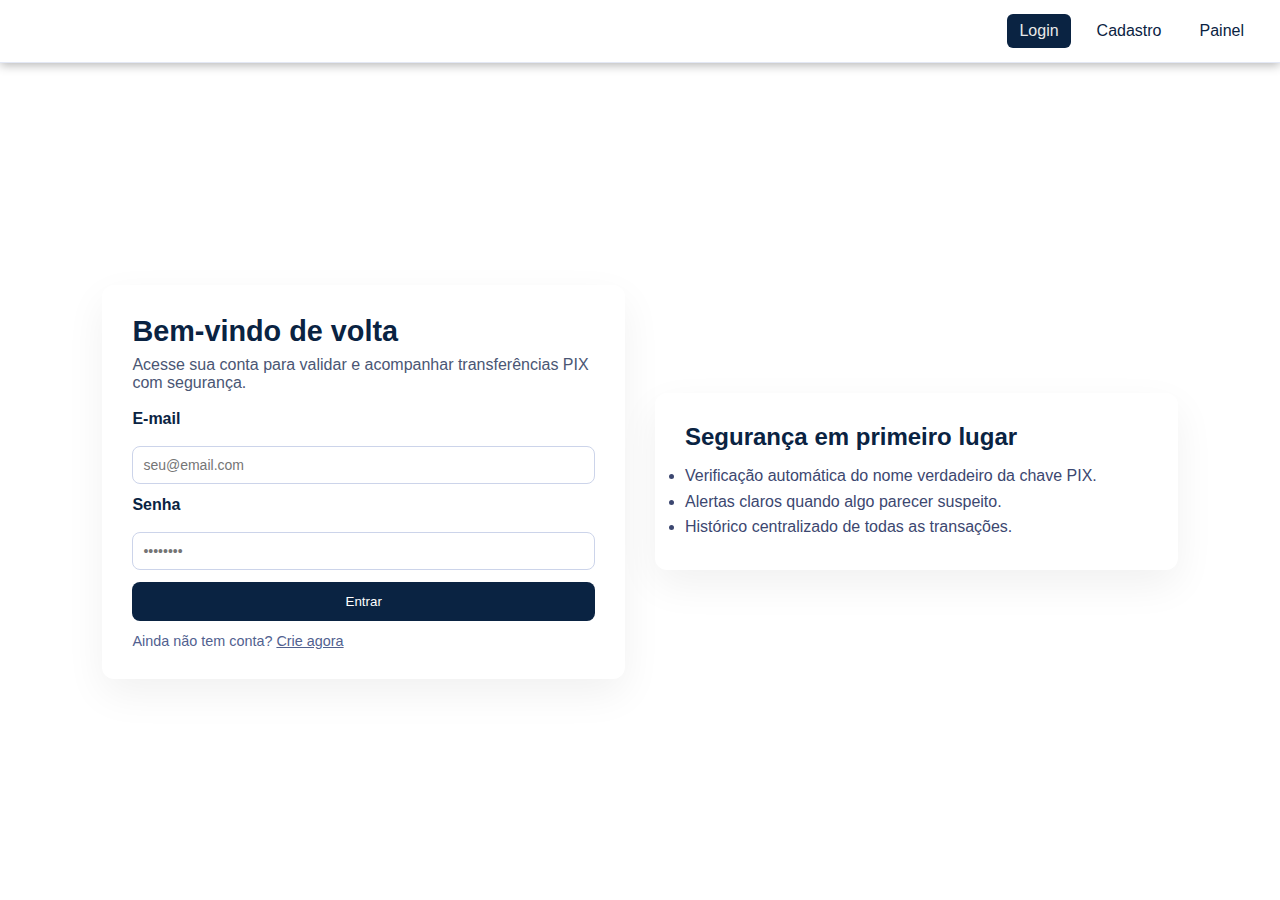
<file: index.html>
<!DOCTYPE html>
<html lang="pt-BR">
<head>
  <meta charset="UTF-8" />
  <meta name="viewport" content="width=device-width, initial-scale=1.0" />
  <title>Safe Transfer — Login</title>
  <link rel="stylesheet" href="style.css" />
</head>
<body class="auth-body">
  <header class="top-nav">
    <div class="brand">Safe Transfer</div>
    <nav>
      <a href="index.html" aria-current="page">Login</a>
      <a href="cadastro.html">Cadastro</a>
      <a href="dashboard.html">Painel</a>
    </nav>
  </header>

  <main class="auth-wrapper">
    <section class="auth-card">
      <h1>Bem-vindo de volta</h1>
      <p class="subtitle">
        Acesse sua conta para validar e acompanhar transferências PIX com segurança.
      </p>

      <!-- FORMULÁRIO DE LOGIN -->
      <form id="loginForm" class="auth-form">
        <label for="email">E-mail</label>
        <input
          id="email"
          name="email"
          type="email"
          placeholder="seu@email.com"
          required
        />

        <label for="senha">Senha</label>
        <input
          id="senha"
          name="senha"
          type="password"
          placeholder="••••••••"
          required
        />

        <button type="submit">Entrar</button>
        <p class="form-note">
          Ainda não tem conta? <a href="cadastro.html">Crie agora</a>
        </p>
      </form>
    </section>

    <section class="auth-highlight">
      <h2>Segurança em primeiro lugar</h2>
      <ul>
        <li>Verificação automática do nome verdadeiro da chave PIX.</li>
        <li>Alertas claros quando algo parecer suspeito.</li>
        <li>Histórico centralizado de todas as transações.</li>
      </ul>
    </section>
  </main>

  <script src="script.js"></script>
</body>
</html>
</file>
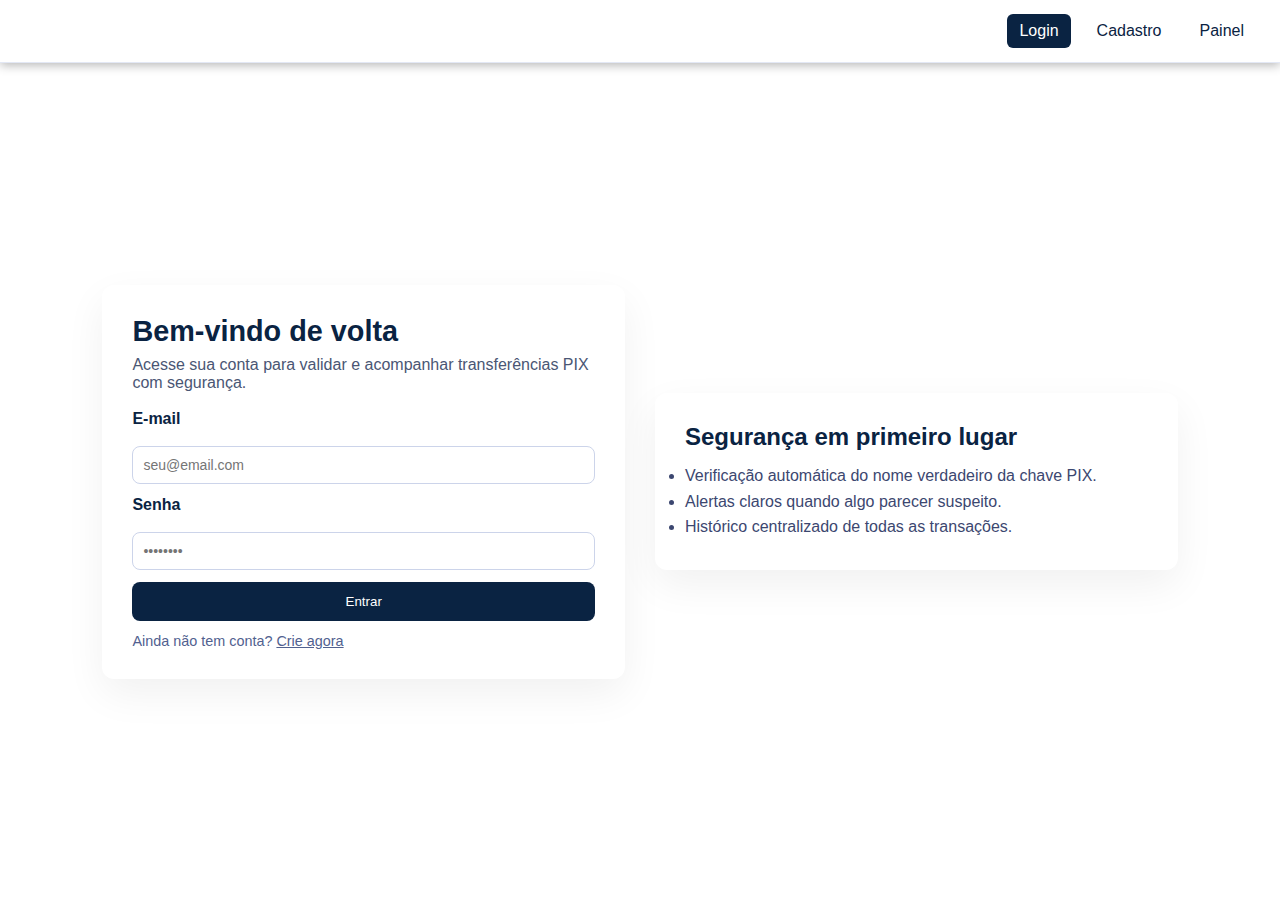
<file: src/main/resources/static/index.html>
<!DOCTYPE html>
<html lang="pt-BR">
<head>
  <meta charset="UTF-8" />
  <meta name="viewport" content="width=device-width, initial-scale=1.0" />
  <title>Safe Transfer — Login</title>
  <link rel="stylesheet" href="style.css" />
</head>
<body class="auth-body">
  <header class="top-nav">
    <div class="brand">Safe Transfer</div>
    <nav>
      <a href="index.html" aria-current="page">Login</a>
      <a href="cadastro.html">Cadastro</a>
      <a href="dashboard.html">Painel</a>
    </nav>
  </header>

  <main class="auth-wrapper">
    <section class="auth-card">
      <h1>Bem-vindo de volta</h1>
      <p class="subtitle">Acesse sua conta para validar e acompanhar transferências PIX com segurança.</p>
      <form id="loginForm" class="auth-form">
        <label for="email">E-mail</label>
        <input id="email" name="email" type="email" placeholder="seu@email.com" required />

        <label for="senha">Senha</label>
        <input id="senha" name="senha" type="password" placeholder="••••••••" required />

        <button type="submit">Entrar</button>
        <p class="form-note">Ainda não tem conta? <a href="cadastro.html">Crie agora</a></p>
      </form>
    </section>

    <section class="auth-highlight">
      <h2>Segurança em primeiro lugar</h2>
      <ul>
        <li>Verificação automática do nome verdadeiro da chave PIX.</li>
        <li>Alertas claros quando algo parecer suspeito.</li>
        <li>Histórico centralizado de todas as transações.</li>
      </ul>
    </section>
  </main>

  <script>
    document.getElementById('loginForm').addEventListener('submit', (event) => {
      event.preventDefault();
      window.location.href = 'dashboard.html';
    });
  </script>
</body>
</html>
</file>
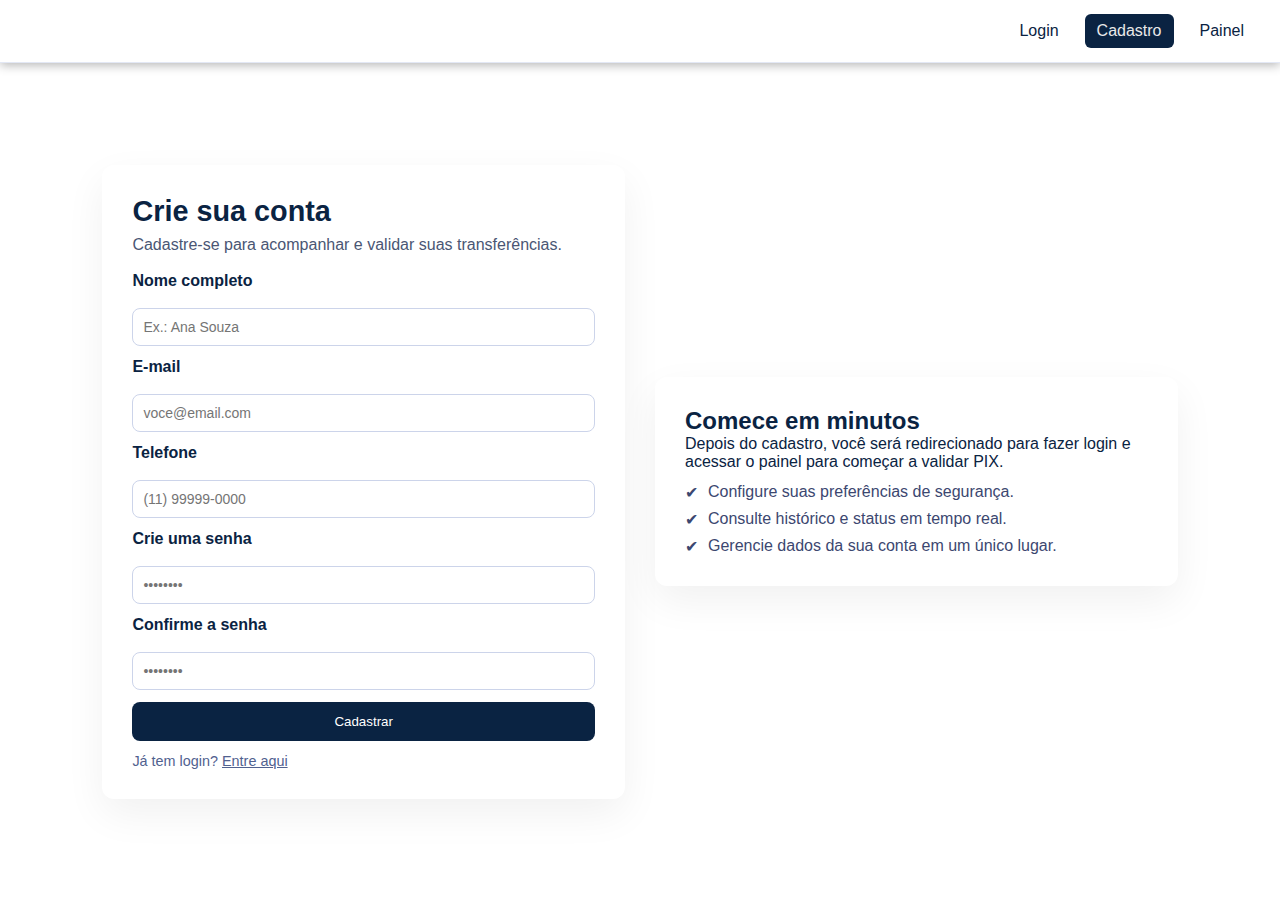
<file: cadastro.html>
<!DOCTYPE html>
<html lang="pt-BR">
<head>
  <meta charset="UTF-8" />
  <meta name="viewport" content="width=device-width, initial-scale=1.0" />
  <title>Safe Transfer — Cadastro</title>
  <link rel="stylesheet" href="style.css" />
</head>
<body class="auth-body">
  <header class="top-nav">
    <div class="brand">Safe Transfer</div>
    <nav>
      <a href="index.html">Login</a>
      <a href="cadastro.html" aria-current="page">Cadastro</a>
      <a href="dashboard.html">Painel</a>
    </nav>
  </header>

  <main class="auth-wrapper">
    <section class="auth-card">
      <h1>Crie sua conta</h1>
      <p class="subtitle">
        Cadastre-se para acompanhar e validar suas transferências.
      </p>

      <!-- FORMULÁRIO DE CADASTRO -->
      <form id="cadastroForm" class="auth-form">
        <label for="nome">Nome completo</label>
        <input
          id="nome"
          name="nome"
          type="text"
          placeholder="Ex.: Ana Souza"
          required
        />

        <label for="email">E-mail</label>
        <input
          id="email"
          name="email"
          type="email"
          placeholder="voce@email.com"
          required
        />

        <label for="telefone">Telefone</label>
        <input
          id="telefone"
          name="telefone"
          type="tel"
          placeholder="(11) 99999-0000"
          required
        />

        <label for="senha">Crie uma senha</label>
        <input
          id="senha"
          name="senha"
          type="password"
          placeholder="••••••••"
          minlength="6"
          required
        />

        <label for="confirmacao">Confirme a senha</label>
        <input
          id="confirmacao"
          name="confirmacao"
          type="password"
          placeholder="••••••••"
          minlength="6"
          required
        />

        <button type="submit">Cadastrar</button>
        <p class="form-note">
          Já tem login? <a href="index.html">Entre aqui</a>
        </p>
      </form>
    </section>

    <section class="auth-highlight">
      <h2>Comece em minutos</h2>
      <p>
        Depois do cadastro, você será redirecionado para fazer login e acessar o painel
        para começar a validar PIX.
      </p>
      <div class="checklist">
        <span>✔</span><p>Configure suas preferências de segurança.</p>
        <span>✔</span><p>Consulte histórico e status em tempo real.</p>
        <span>✔</span><p>Gerencie dados da sua conta em um único lugar.</p>
      </div>
    </section>
  </main>

  <script src="script.js"></script>
</body>
</html>
</file>
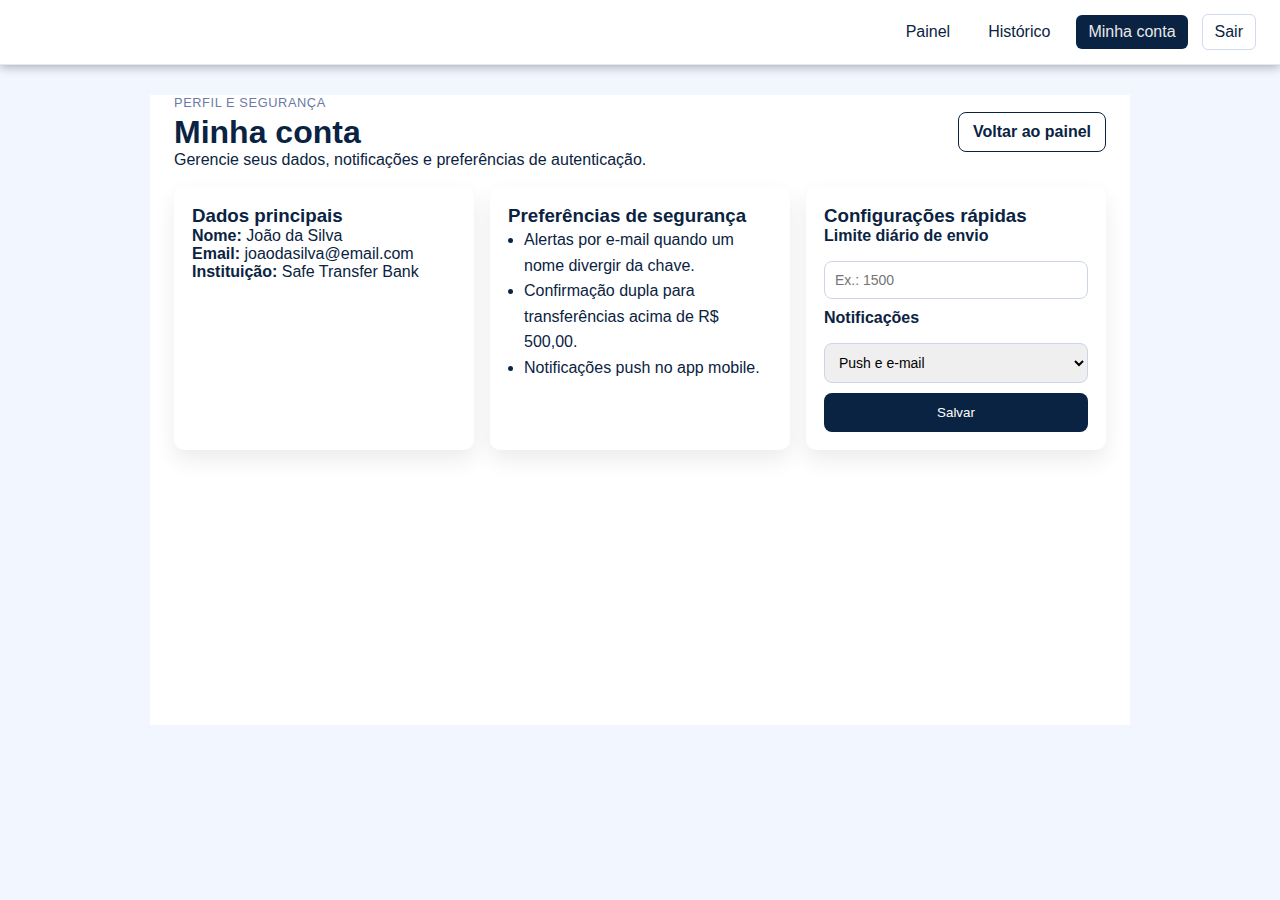
<file: conta.html>
<!DOCTYPE html>
<html lang="pt-BR">
<head>
  <meta charset="UTF-8" />
  <meta name="viewport" content="width=device-width, initial-scale=1.0" />
  <title>Safe Transfer — Minha Conta</title>
  <link rel="stylesheet" href="style.css" />
</head>
<body class="secondary-page">
  <header class="top-nav">
    <div class="brand">Safe Transfer</div>
    <nav>
      <a href="dashboard.html">Painel</a>
      <a href="historico.html">Histórico</a>
      <a href="conta.html" aria-current="page">Minha conta</a>
      <a class="ghost" href="index.html">Sair</a>
    </nav>
  </header>

  <main class="page-content">
    <section class="page-header">
      <div>
        <p class="eyebrow">Perfil e segurança</p>
        <h1>Minha conta</h1>
        <p>Gerencie seus dados, notificações e preferências de autenticação.</p>
      </div>
      <a class="outline-button" href="dashboard.html">Voltar ao painel</a>
    </section>

    <section class="grid">
      <article class="card">
        <h3>Dados principais</h3>
        <p><strong>Nome:</strong> João da Silva</p>
        <p><strong>Email:</strong> joaodasilva@email.com</p>
        <p><strong>Instituição:</strong> Safe Transfer Bank</p>
      </article>

      <article class="card">
        <h3>Preferências de segurança</h3>
        <ul class="bullet-list">
          <li>Alertas por e-mail quando um nome divergir da chave.</li>
          <li>Confirmação dupla para transferências acima de R$ 500,00.</li>
          <li>Notificações push no app mobile.</li>
        </ul>
      </article>

      <article class="card">
        <h3>Configurações rápidas</h3>
        <form class="settings-form">
          <label for="limite">Limite diário de envio</label>
          <input id="limite" type="number" min="0" step="50" placeholder="Ex.: 1500" />

          <label for="notificacoes">Notificações</label>
          <select id="notificacoes">
            <option value="email">E-mail</option>
            <option value="push">Push</option>
            <option value="ambos" selected>Push e e-mail</option>
          </select>

          <button type="button" onclick="alert('Preferências salvas!')">Salvar</button>
        </form>
      </article>
    </section>
  </main>
</body>
</html>
</file>
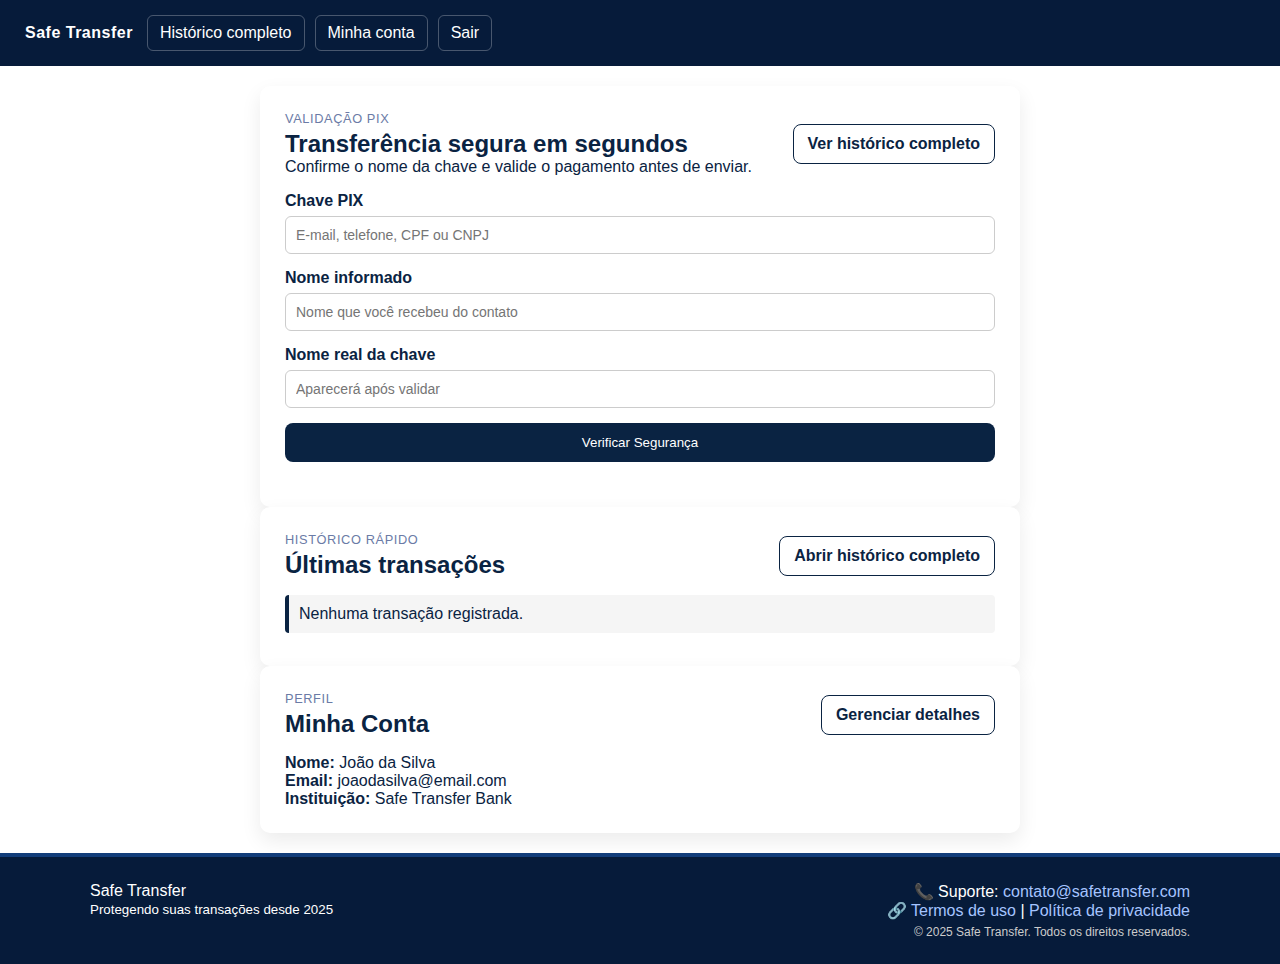
<file: dashboard.html>
<!DOCTYPE html>
<html lang="pt-BR">
<head>
  <meta charset="UTF-8" />
  <meta name="viewport" content="width=device-width, initial-scale=1.0" />
  <title>Safe Transfer — Painel</title>
  <link rel="stylesheet" href="style.css" />
</head>
<body>
  <!-- Cabeçalho -->
  <header>
    <div class="header-container">
      <div class="brand">Safe Transfer</div>

      <div class="nav-links">
        <a href="historico.html">Histórico completo</a>
        <a href="conta.html">Minha conta</a>
        <a class="ghost" href="index.html">Sair</a>
      </div>
    </div>
  </header>

  <!-- Conteúdo principal -->
  <main>
    <!-- Seção principal: Validação PIX -->
    <section id="home" class="tab-content active">
      <div class="container">
        <div class="panel-heading">
          <div>
            <p class="eyebrow">Validação PIX</p>
            <h2>Transferência segura em segundos</h2>
            <p>Confirme o nome da chave e valide o pagamento antes de enviar.</p>
          </div>
          <a class="outline-button" href="historico.html">Ver histórico completo</a>
        </div>

        <!-- FORMULÁRIO PIX -->
        <form id="pixForm">
          <div class="input-group">
            <label for="chave">Chave PIX</label>
            <input
              type="text"
              id="chave"
              placeholder="E-mail, telefone, CPF ou CNPJ"
              required
            />
          </div>

          <div class="input-group">
            <label for="nomeInformado">Nome informado</label>
            <input
              type="text"
              id="nomeInformado"
              placeholder="Nome que você recebeu do contato"
            />
          </div>

          <div class="input-group">
            <label for="nomeReal">Nome real da chave</label>
            <input
              type="text"
              id="nomeReal"
              placeholder="Aparecerá após validar"
              readonly
            />
          </div>

          <button type="submit">Verificar Segurança</button>
        </form>

        <!-- Mensagem de resultado -->
        <div id="resultado" class="resultado"></div>
      </div>
    </section>

    <!-- Seção: Histórico rápido -->
    <section id="historico" class="tab-content">
      <div class="container">
        <div class="panel-heading">
          <div>
            <p class="eyebrow">Histórico rápido</p>
            <h2>Últimas transações</h2>
          </div>
          <a class="outline-button" href="historico.html">Abrir histórico completo</a>
        </div>

        <!-- LISTA QUE O JS ATUALIZA -->
        <ul id="listaHistorico" class="historico-lista">
          <li>Nenhuma transação registrada.</li>
        </ul>
      </div>
    </section>

    <!-- Seção: Conta (resumo) -->
    <section id="conta" class="tab-content">
      <div class="container">
        <div class="panel-heading">
          <div>
            <p class="eyebrow">Perfil</p>
            <h2>Minha Conta</h2>
          </div>
          <a class="outline-button" href="conta.html">Gerenciar detalhes</a>
        </div>
        <p><strong>Nome:</strong> João da Silva</p>
        <p><strong>Email:</strong> joaodasilva@email.com</p>
        <p><strong>Instituição:</strong> Safe Transfer Bank</p>
      </div>
    </section>
  </main>

  <!-- Rodapé -->
  <footer>
    <div class="footer-container">
      <p>Safe Transfer<br /><small>Protegendo suas transações desde 2025</small></p>
      <div class="footer-links">
        <p>
          📞 Suporte:
          <a href="mailto:contato@safetransfer.com">contato@safetransfer.com</a>
        </p>
        <p>
          🔗 <a href="#">Termos de uso</a> |
          <a href="#">Política de privacidade</a>
        </p>
        <p class="copy">© 2025 Safe Transfer. Todos os direitos reservados.</p>
      </div>
    </div>
  </footer>

  <script src="script.js"></script>
</body>
</html>
</file>
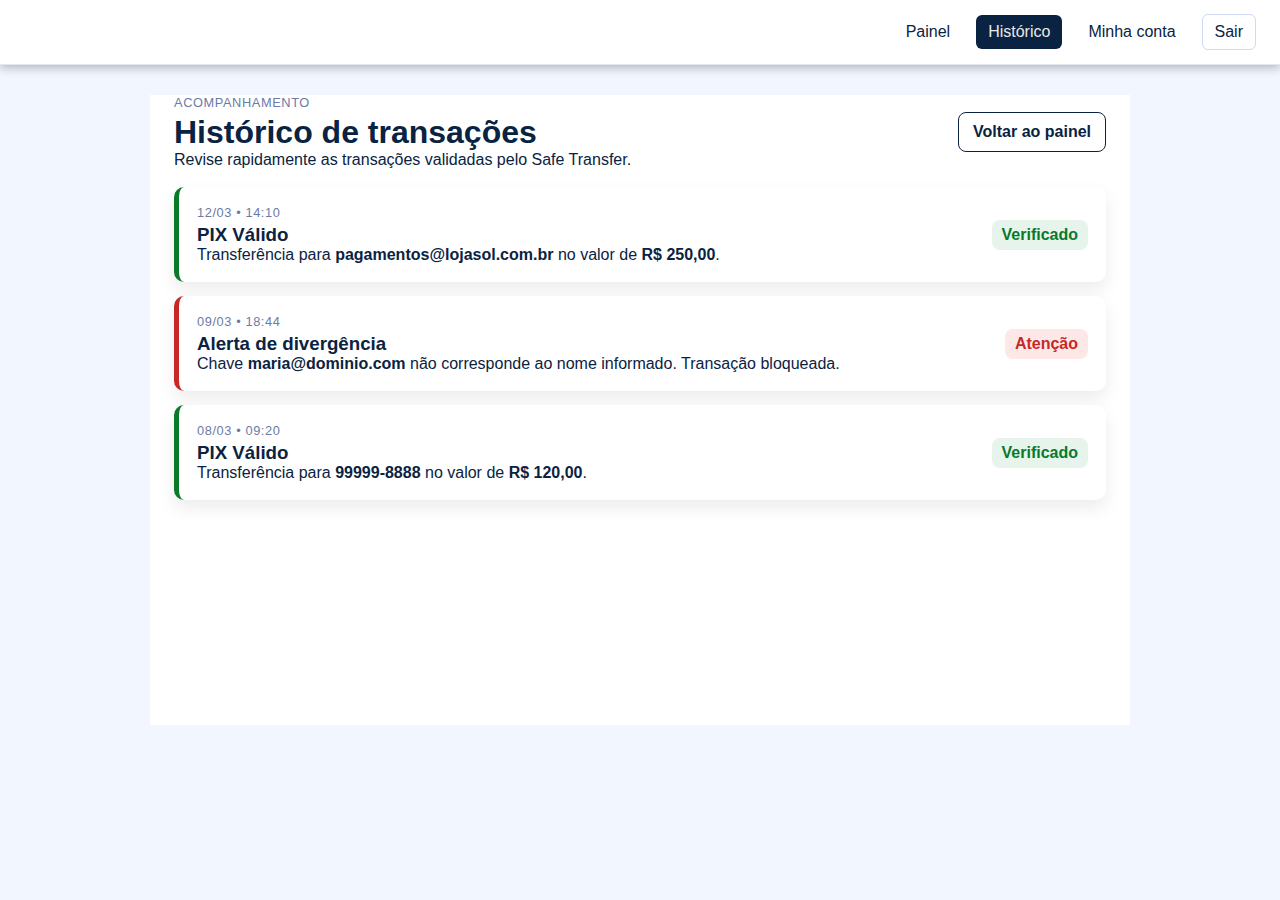
<file: historico.html>
<!DOCTYPE html>
<html lang="pt-BR">
<head>
  <meta charset="UTF-8" />
  <meta name="viewport" content="width=device-width, initial-scale=1.0" />
  <title>Safe Transfer — Histórico</title>
  <link rel="stylesheet" href="style.css" />
</head>
<body class="secondary-page">
  <header class="top-nav">
    <div class="brand">Safe Transfer</div>
    <nav>
      <a href="dashboard.html">Painel</a>
      <a href="historico.html" aria-current="page">Histórico</a>
      <a href="conta.html">Minha conta</a>
      <a class="ghost" href="index.html">Sair</a>
    </nav>
  </header>

  <main class="page-content">
    <section class="page-header">
      <div>
        <p class="eyebrow">Acompanhamento</p>
        <h1>Histórico de transações</h1>
        <p>Revise rapidamente as transações validadas pelo Safe Transfer.</p>
      </div>
      <a class="outline-button" href="dashboard.html">Voltar ao painel</a>
    </section>

    <section class="timeline">
      <article class="timeline-card sucesso">
        <div>
          <p class="eyebrow">12/03 • 14:10</p>
          <h3>PIX Válido</h3>
          <p>Transferência para <strong>pagamentos@lojasol.com.br</strong> no valor de <strong>R$ 250,00</strong>.</p>
        </div>
        <span class="badge green">Verificado</span>
      </article>

      <article class="timeline-card alerta">
        <div>
          <p class="eyebrow">09/03 • 18:44</p>
          <h3>Alerta de divergência</h3>
          <p>Chave <strong>maria@dominio.com</strong> não corresponde ao nome informado. Transação bloqueada.</p>
        </div>
        <span class="badge red">Atenção</span>
      </article>

      <article class="timeline-card sucesso">
        <div>
          <p class="eyebrow">08/03 • 09:20</p>
          <h3>PIX Válido</h3>
          <p>Transferência para <strong>99999-8888</strong> no valor de <strong>R$ 120,00</strong>.</p>
        </div>
        <span class="badge green">Verificado</span>
      </article>
    </section>
  </main>
</body>
</html>
</file>
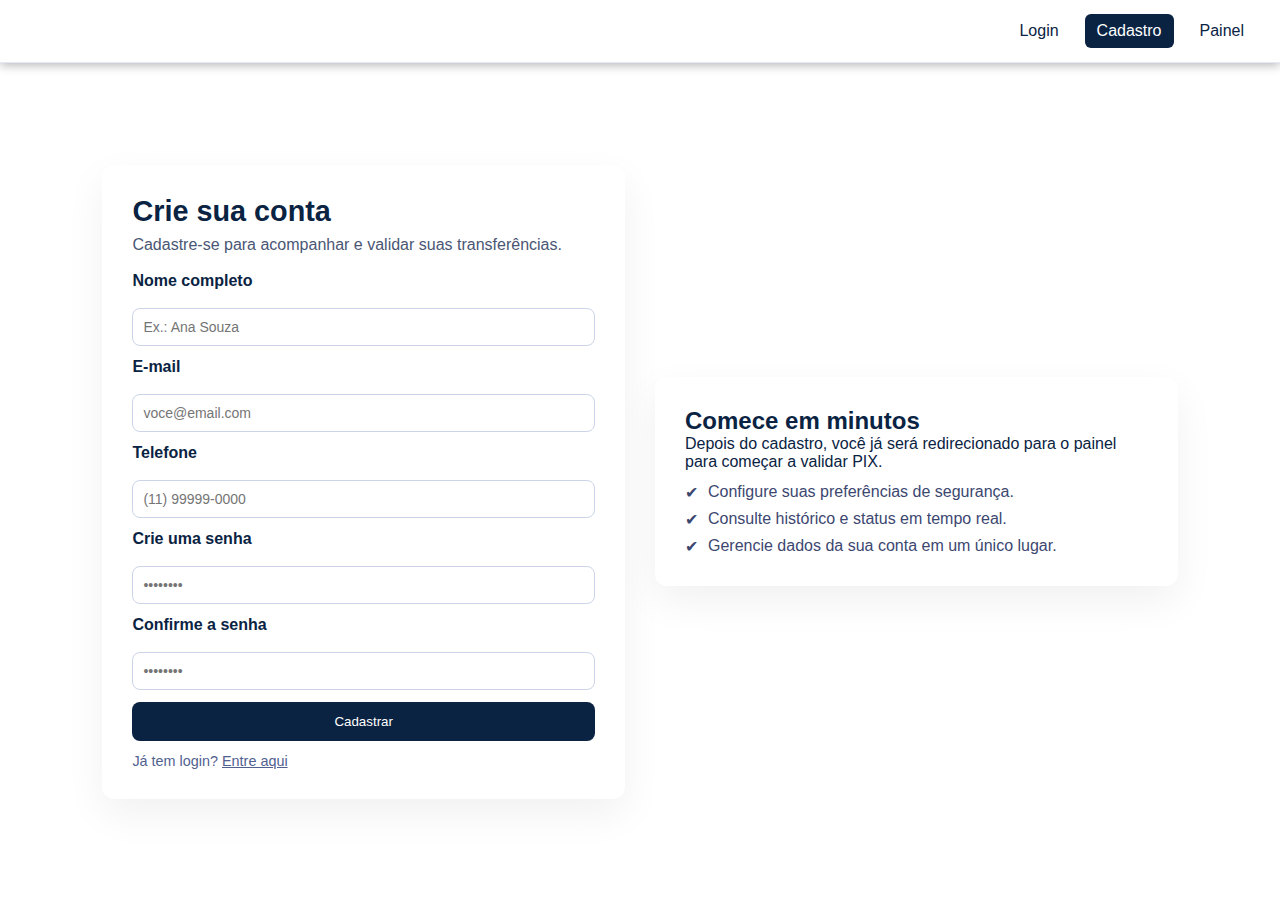
<file: src/main/resources/static/cadastro.html>
<!DOCTYPE html>
<html lang="pt-BR">
<head>
  <meta charset="UTF-8" />
  <meta name="viewport" content="width=device-width, initial-scale=1.0" />
  <title>Safe Transfer — Cadastro</title>
  <link rel="stylesheet" href="style.css" />
</head>
<body class="auth-body">
  <header class="top-nav">
    <div class="brand">Safe Transfer</div>
    <nav>
      <a href="index.html">Login</a>
      <a href="cadastro.html" aria-current="page">Cadastro</a>
      <a href="dashboard.html">Painel</a>
    </nav>
  </header>

  <main class="auth-wrapper">
    <section class="auth-card">
      <h1>Crie sua conta</h1>
      <p class="subtitle">Cadastre-se para acompanhar e validar suas transferências.</p>
      <form id="cadastroForm" class="auth-form">
        <label for="nome">Nome completo</label>
        <input id="nome" name="nome" type="text" placeholder="Ex.: Ana Souza" required />

        <label for="email">E-mail</label>
        <input id="email" name="email" type="email" placeholder="voce@email.com" required />

        <label for="telefone">Telefone</label>
        <input id="telefone" name="telefone" type="tel" placeholder="(11) 99999-0000" required />

        <label for="senha">Crie uma senha</label>
        <input id="senha" name="senha" type="password" placeholder="••••••••" minlength="6" required />

        <label for="confirmacao">Confirme a senha</label>
        <input id="confirmacao" name="confirmacao" type="password" placeholder="••••••••" minlength="6" required />

        <button type="submit">Cadastrar</button>
        <p class="form-note">Já tem login? <a href="index.html">Entre aqui</a></p>
      </form>
    </section>

    <section class="auth-highlight">
      <h2>Comece em minutos</h2>
      <p>Depois do cadastro, você já será redirecionado para o painel para começar a validar PIX.</p>
      <div class="checklist">
        <span>✔</span><p>Configure suas preferências de segurança.</p>
        <span>✔</span><p>Consulte histórico e status em tempo real.</p>
        <span>✔</span><p>Gerencie dados da sua conta em um único lugar.</p>
      </div>
    </section>
  </main>

  <script>
    document.getElementById('cadastroForm').addEventListener('submit', (event) => {
      event.preventDefault();
      window.location.href = 'dashboard.html';
    });
  </script>
</body>
</html>
</file>
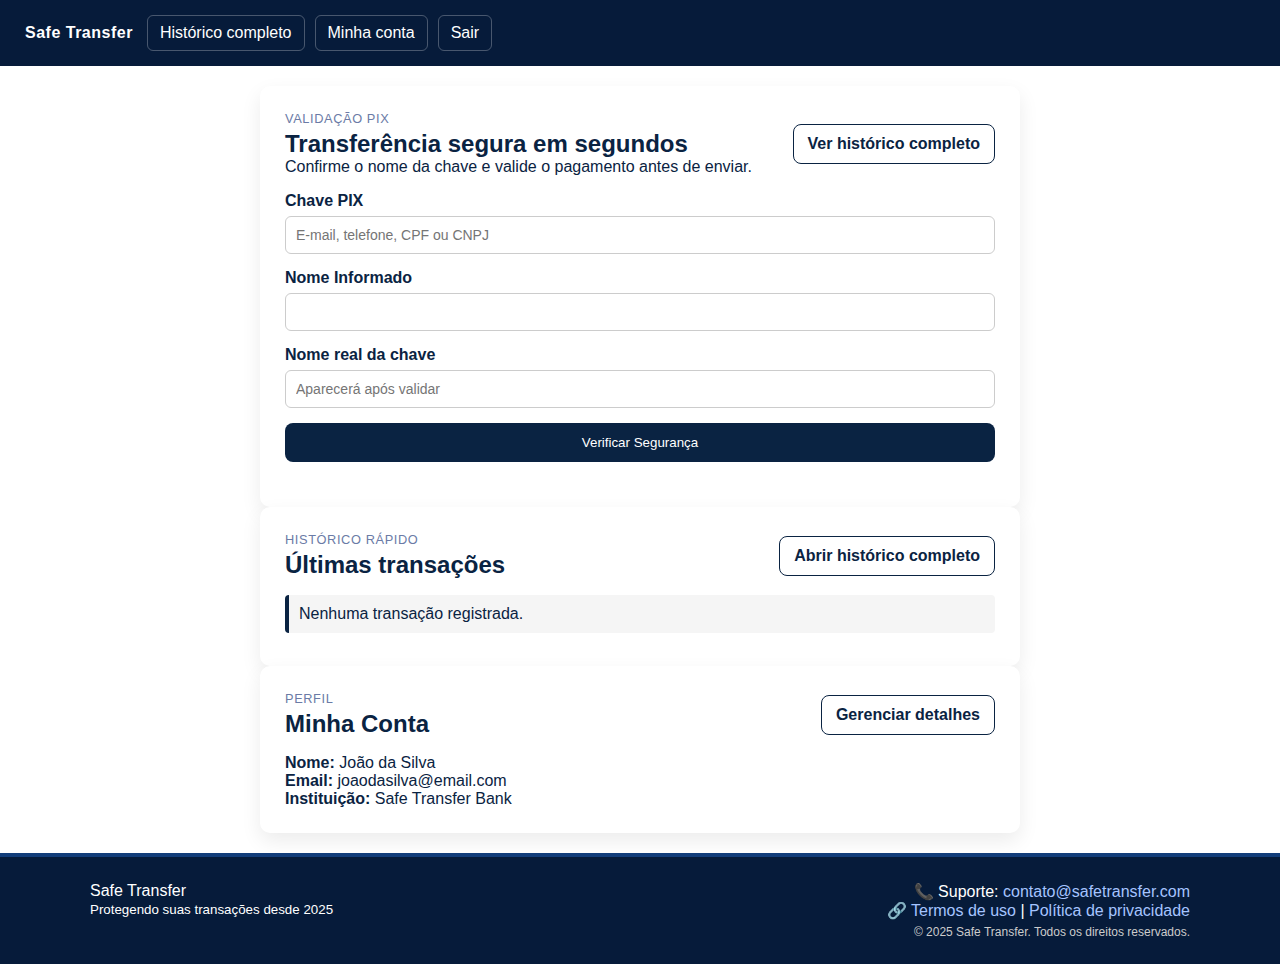
<file: src/main/resources/static/dashboard.html>
<!DOCTYPE html>
<html lang="pt-BR">
<head>
  <meta charset="UTF-8" />
  <meta name="viewport" content="width=device-width, initial-scale=1.0" />
  <title>Safe Transfer — Painel</title>
  <link rel="stylesheet" href="style.css" />
</head>
<body>
  <!-- Cabeçalho -->
  <header>
    <div class="header-container">
      <div class="brand">Safe Transfer</div>
      
      <div class="nav-links">
        <a href="historico.html">Histórico completo</a>
        <a href="conta.html">Minha conta</a>
        <a class="ghost" href="index.html">Sair</a>
      </div>
    </div>
  </header>

  <!-- Conteúdo principal -->
  <main>
    <!-- Aba: Home -->
    <section id="home" class="tab-content active">
      <div class="container">
        <div class="panel-heading">
          <div>
            <p class="eyebrow">Validação PIX</p>
            <h2>Transferência segura em segundos</h2>
            <p>Confirme o nome da chave e valide o pagamento antes de enviar.</p>
          </div>
          <a class="outline-button" href="historico.html">Ver histórico completo</a>
        </div>

        <form id="pixForm">
          <div class="input-group">
            <label for="chave">Chave PIX</label>
            <input type="text" id="chave" placeholder="E-mail, telefone, CPF ou CNPJ" required />
          </div>

          <div class="input-group">
            <label for="nomeInformado">Nome Informado</label>
            <input type="text" id="nomeInformado" placeholder=""  />
          </div>
          

          <div class="input-group">
            <label for="nomeReal">Nome real da chave</label>
            <input type="text" id="nomeReal" placeholder="Aparecerá após validar" readonly />
          </div>

          <button type="submit">Verificar Segurança</button>
        </form>

        <div id="resultado" class="resultado"></div>
      </div>
    </section>

    <!-- Aba: Histórico -->
    <section id="historico" class="tab-content">
      <div class="container">
        <div class="panel-heading">
          <div>
            <p class="eyebrow">Histórico rápido</p>
            <h2>Últimas transações</h2>
          </div>
          <a class="outline-button" href="historico.html">Abrir histórico completo</a>
        </div>
        <ul id="listaHistorico" class="historico-lista">
          <li>Nenhuma transação registrada.</li>
        </ul>
      </div>
    </section>

    <!-- Aba: Conta -->
    <section id="conta" class="tab-content">
      <div class="container">
        <div class="panel-heading">
          <div>
            <p class="eyebrow">Perfil</p>
            <h2>Minha Conta</h2>
          </div>
          <a class="outline-button" href="conta.html">Gerenciar detalhes</a>
        </div>
        <p><strong>Nome:</strong> João da Silva</p>
        <p><strong>Email:</strong> joaodasilva@email.com</p>
        <p><strong>Instituição:</strong> Safe Transfer Bank</p>
      </div>
    </section>
  </main>

  <!-- Rodapé -->
  <footer>
    <div class="footer-container">
      <p>Safe Transfer<br><small>Protegendo suas transações desde 2025</small></p>
      <div class="footer-links">
        <p>📞 Suporte: <a href="mailto:contato@safetransfer.com">contato@safetransfer.com</a></p>
        <p>🔗 <a href="#">Termos de uso</a> | <a href="#">Política de privacidade</a></p>
        <p class="copy">© 2025 Safe Transfer. Todos os direitos reservados.</p>
      </div>
    </div>
  </footer>

  <script src="script.js"></script>
</body>
</html>
</file>
<file: style.css>
/* Reset */
* {
  margin: 0;
  padding: 0;
  box-sizing: border-box;
  font-family: 'Poppins', sans-serif;
}

:root {
  --azul-escuro: #061b3a;
  --azul-principal: #0a2342;
  --azul-detalhe: #123d7a;
  --verde: #0a7a28;
  --vermelho: #c62828;
  --cinza: #f2f6ff;
}

body {
  background: var(--cinza);
  color: var(--azul-principal);
}

a {
  color: inherit;
}

/* Navegação superior (login/cadastro/rotas) */
.top-nav {
  background: #fff;
  border-bottom: 1px solid #e3e8f5;
  padding: 14px 24px;
  display: flex;
  justify-content: space-between;
  align-items: center;
  position: sticky;
  top: 0;
  z-index: 10;
}

.top-nav nav {
  display: flex;
  gap: 14px;
  align-items: center;
}

.top-nav a {
  padding: 8px 12px;
  border-radius: 6px;
  text-decoration: none;
  color: var(--azul-principal);
  transition: background 0.2s ease, color 0.2s ease;
}

.top-nav a[aria-current] {
  background: var(--azul-principal);
  color: #e9e9e9;
}

.top-nav a:hover {
  background: #f5f5f6;
}

.ghost {
  border: 1px solid #d0d9f5;
}

.brand {
  font-weight: 700;
  letter-spacing: 0.5px;
}

/* Layout de autenticação */
.auth-body {
  min-height: 100vh;
  display: flex;
  flex-direction: column;
}

.auth-wrapper {
  display: grid;
  grid-template-columns: 1fr 1fr;
  gap: 30px;
  padding: 50px 8vw;
  align-items: center;
}

.auth-card, .auth-highlight {
  background: #fff;
  border-radius: 12px;
  padding: 30px;
  box-shadow: 0 15px 40px rgba(0,0,0,0.06);
}

.auth-card h1 { font-size: 1.8rem; margin-bottom: 8px; }
.subtitle { color: #4a5674; margin-bottom: 18px; }

.auth-form {
  display: flex;
  flex-direction: column;
  gap: 12px;
}

.auth-form label { font-weight: 600; }
.auth-form input, .settings-form input, .settings-form select {
  width: 100%;
  padding: 10px;
  border: 1px solid #ccd4ea;
  border-radius: 8px;
  font-size: 14px;
}

.auth-form button, .settings-form button, button {
  background-color: var(--azul-principal);
  color: #fff;
  border: none;
  padding: 12px;
  width: 100%;
  border-radius: 8px;
  cursor: pointer;
  transition: background 0.3s ease, transform 0.1s ease;
}

button:hover {
  background-color: var(--azul-detalhe);
}

button:active { transform: translateY(1px); }

.form-note { font-size: 0.9rem; color: #51618f; }

.auth-highlight ul { margin-top: 12px; line-height: 1.6; color: #3c4770; }
.checklist { display: grid; grid-template-columns: auto 1fr; gap: 8px 10px; margin-top: 12px; color: #3c4770; }

/* Página principal (dashboard) */
header {
  background-color: var(--azul-escuro);
  color: #fff;
  padding: 15px 25px;
  box-shadow: 0 2px 10px rgba(0,0,0,0.3);
}

.header-container {
  display: grid;
  grid-template-columns: auto auto 1fr;
  gap: 14px;
  align-items: center;
}

header h1 {
  font-size: 1.6rem;
  font-weight: 600;
}

/* Navbar */
.navbar {
  display: flex;
  gap: 10px;
}

.tab-button {
  background-color: transparent;
  border: 1px solid #ffffff55;
  color: #fff;
  padding: 8px 12px;
  border-radius: 6px;
  cursor: pointer;
  font-size: 0.9rem;
  transition: all 0.3s ease;
  width: auto;
}

.tab-button:hover {
  background-color: #ffffff33;
}

.tab-button.active {
  background-color: #ffffff55;
  border-color: #fff;
}

.nav-links {
  display: flex;
  justify-content: flex-end;
  gap: 10px;
}

.nav-links a {
  color: #fff;
  text-decoration: none;
  padding: 8px 12px;
  border-radius: 6px;
  border: 1px solid #ffffff44;
  transition: background 0.2s ease;
}

.nav-links a:hover {
  background: #ffffff22;
}

/* Corpo */
main {
  background-color: #fff;
  color: var(--azul-principal);
  flex: 1;
  padding: 20px;
  min-height: 70vh;
}

.container {
  max-width: 760px;
  margin: 0 auto;
  background: #fff;
  padding: 25px;
  border-radius: 10px;
  box-shadow: 0 8px 20px rgba(0,0,0,0.08);
}

.panel-heading {
  display: flex;
  justify-content: space-between;
  gap: 12px;
  align-items: center;
  margin-bottom: 16px;
}

.eyebrow {
  letter-spacing: 0.6px;
  text-transform: uppercase;
  font-size: 0.8rem;
  color: #6b7ba6;
  margin-bottom: 4px;
}

.outline-button {
  border: 1px solid var(--azul-principal);
  color: var(--azul-principal);
  text-decoration: none;
  padding: 10px 14px;
  border-radius: 8px;
  font-weight: 600;
}

/* Inputs e botões */
.input-group {
  margin-bottom: 15px;
}

.input-group.inline {
  display: grid;
  grid-template-columns: 1fr 1fr;
  gap: 12px;
}

label {
  font-weight: 600;
  margin-bottom: 6px;
  display: block;
}

input, select {
  width: 100%;
  padding: 10px;
  border: 1px solid #ccc;
  border-radius: 6px;
  font-size: 14px;
}

input:focus, select:focus {
  border-color: var(--azul-principal);
  outline: none;
}

.resultado {
  margin-top: 20px;
  text-align: center;
  font-weight: bold;
}

.seguro { color: var(--verde); }
.inseguro { color: var(--vermelho); }

/* Histórico rápido */
#listaHistorico, .historico-lista {
  list-style: none;
  margin-top: 10px;
}

#listaHistorico li, .historico-lista li {
  background: #f5f5f5;
  padding: 10px;
  margin-bottom: 8px;
  border-left: 4px solid var(--azul-principal);
  border-radius: 4px;
}

/* Footer */
footer {
  background-color: var(--azul-escuro);
  color: #fff;
  padding: 25px 20px;
  border-top: 4px solid var(--azul-detalhe);
}

.footer-container {
  max-width: 1100px;
  margin: 0 auto;
  display: flex;
  justify-content: space-between;
  flex-wrap: wrap;
}

.footer-links {
  text-align: right;
}

.footer-links a {
  color: #a5c4ff;
  text-decoration: none;
  transition: color 0.3s ease;
}

.footer-links a:hover {
  color: #fff;
}

.copy {
  font-size: 0.75rem;
  color: #ccc;
  margin-top: 5px;
}

/* Páginas secundárias */
.secondary-page .page-content {
  max-width: 980px;
  margin: 30px auto;
  padding: 0 24px;
}

.page-header {
  display: flex;
  justify-content: space-between;
  align-items: center;
  margin-bottom: 18px;
}

.timeline {
  display: flex;
  flex-direction: column;
  gap: 14px;
}

.timeline-card {
  background: #fff;
  border-radius: 10px;
  padding: 18px;
  box-shadow: 0 8px 18px rgba(0,0,0,0.08);
  display: flex;
  justify-content: space-between;
  align-items: center;
  gap: 10px;
  border-left: 5px solid var(--azul-principal);
}

.timeline-card.alerta { border-left-color: var(--vermelho); }
.timeline-card.sucesso { border-left-color: var(--verde); }

.badge {
  padding: 6px 10px;
  border-radius: 8px;
  font-weight: 700;
}

.badge.green { background: #e6f4ec; color: var(--verde); }
.badge.red { background: #fde7e7; color: var(--vermelho); }

/* Página de conta */
.grid {
  display: grid;
  grid-template-columns: repeat(auto-fit, minmax(260px, 1fr));
  gap: 16px;
}

.card {
  background: #fff;
  border-radius: 10px;
  padding: 18px;
  box-shadow: 0 10px 22px rgba(0,0,0,0.08);
}

.bullet-list { margin-left: 16px; line-height: 1.6; }

.settings-form {
  display: flex;
  flex-direction: column;
  gap: 10px;
}

/* Responsividade */
@media (max-width: 900px) {
  .auth-wrapper { grid-template-columns: 1fr; }
  .header-container { grid-template-columns: 1fr; }
  .navbar { order: 3; }
  .nav-links { order: 2; justify-content: flex-start; }
  .panel-heading { flex-direction: column; align-items: flex-start; }
  .input-group.inline { grid-template-columns: 1fr; }
}

@media (max-width: 700px) {
  .footer-container {
    flex-direction: column;
    text-align: center;
  }

  .footer-links { text-align: center; }
  .top-nav { flex-direction: column; align-items: flex-start; gap: 10px; }
}
</file>
<file: src/main/resources/static/style.css>
/* Reset */
* {
  margin: 0;
  padding: 0;
  box-sizing: border-box;
  font-family: 'Poppins', sans-serif;
}

:root {
  --azul-escuro: #061b3a;
  --azul-principal: #0a2342;
  --azul-detalhe: #123d7a;
  --verde: #0a7a28;
  --vermelho: #c62828;
  --cinza: #f2f6ff;
}

body {
  background: var(--cinza);
  color: var(--azul-principal);
}

a {
  color: inherit;
}

/* Navegação superior (login/cadastro/rotas) */
.top-nav {
  background: #fff;
  border-bottom: 1px solid #e3e8f5;
  padding: 14px 24px;
  display: flex;
  justify-content: space-between;
  align-items: center;
  position: sticky;
  top: 0;
  z-index: 10;
}

.top-nav nav {
  display: flex;
  gap: 14px;
  align-items: center;
}

.top-nav a {
  padding: 8px 12px;
  border-radius: 6px;
  text-decoration: none;
  color: var(--azul-principal);
  transition: background 0.2s ease, color 0.2s ease;
}

.top-nav a[aria-current] {
  background: var(--azul-principal);
  color: #fff;
}

.top-nav a:hover {
  background: #e8eefc;
}

.ghost {
  border: 1px solid #d0d9f5;
}

.brand {
  font-weight: 700;
  letter-spacing: 0.5px;
}

/* Layout de autenticação */
.auth-body {
  min-height: 100vh;
  display: flex;
  flex-direction: column;
}

.auth-wrapper {
  display: grid;
  grid-template-columns: 1fr 1fr;
  gap: 30px;
  padding: 50px 8vw;
  align-items: center;
}

.auth-card, .auth-highlight {
  background: #fff;
  border-radius: 12px;
  padding: 30px;
  box-shadow: 0 15px 40px rgba(0,0,0,0.06);
}

.auth-card h1 { font-size: 1.8rem; margin-bottom: 8px; }
.subtitle { color: #4a5674; margin-bottom: 18px; }

.auth-form {
  display: flex;
  flex-direction: column;
  gap: 12px;
}

.auth-form label { font-weight: 600; }
.auth-form input, .settings-form input, .settings-form select {
  width: 100%;
  padding: 10px;
  border: 1px solid #ccd4ea;
  border-radius: 8px;
  font-size: 14px;
}

.auth-form button, .settings-form button, button {
  background-color: var(--azul-principal);
  color: #fff;
  border: none;
  padding: 12px;
  width: 100%;
  border-radius: 8px;
  cursor: pointer;
  transition: background 0.3s ease, transform 0.1s ease;
}

button:hover {
  background-color: var(--azul-detalhe);
}

button:active { transform: translateY(1px); }

.form-note { font-size: 0.9rem; color: #51618f; }

.auth-highlight ul { margin-top: 12px; line-height: 1.6; color: #3c4770; }
.checklist { display: grid; grid-template-columns: auto 1fr; gap: 8px 10px; margin-top: 12px; color: #3c4770; }

/* Página principal (dashboard) */
header {
  background-color: var(--azul-escuro);
  color: #fff;
  padding: 15px 25px;
  box-shadow: 0 2px 10px rgba(0,0,0,0.3);
}

.header-container {
  display: grid;
  grid-template-columns: auto auto 1fr;
  gap: 14px;
  align-items: center;
}

header h1 {
  font-size: 1.6rem;
  font-weight: 600;
}

/* Navbar */
.navbar {
  display: flex;
  gap: 10px;
}

.tab-button {
  background-color: transparent;
  border: 1px solid #ffffff55;
  color: #fff;
  padding: 8px 12px;
  border-radius: 6px;
  cursor: pointer;
  font-size: 0.9rem;
  transition: all 0.3s ease;
  width: auto;
}

.tab-button:hover {
  background-color: #ffffff33;
}

.tab-button.active {
  background-color: #ffffff55;
  border-color: #fff;
}

.nav-links {
  display: flex;
  justify-content: flex-end;
  gap: 10px;
}

.nav-links a {
  color: #fff;
  text-decoration: none;
  padding: 8px 12px;
  border-radius: 6px;
  border: 1px solid #ffffff44;
  transition: background 0.2s ease;
}

.nav-links a:hover {
  background: #ffffff22;
}

/* Corpo */
main {
  background-color: #fff;
  color: var(--azul-principal);
  flex: 1;
  padding: 20px;
  min-height: 70vh;
}

.container {
  max-width: 760px;
  margin: 0 auto;
  background: #fff;
  padding: 25px;
  border-radius: 10px;
  box-shadow: 0 8px 20px rgba(0,0,0,0.08);
}

.panel-heading {
  display: flex;
  justify-content: space-between;
  gap: 12px;
  align-items: center;
  margin-bottom: 16px;
}

.eyebrow {
  letter-spacing: 0.6px;
  text-transform: uppercase;
  font-size: 0.8rem;
  color: #6b7ba6;
  margin-bottom: 4px;
}

.outline-button {
  border: 1px solid var(--azul-principal);
  color: var(--azul-principal);
  text-decoration: none;
  padding: 10px 14px;
  border-radius: 8px;
  font-weight: 600;
}

/* Inputs e botões */
.input-group {
  margin-bottom: 15px;
}

.input-group.inline {
  display: grid;
  grid-template-columns: 1fr 1fr;
  gap: 12px;
}

label {
  font-weight: 600;
  margin-bottom: 6px;
  display: block;
}

input, select {
  width: 100%;
  padding: 10px;
  border: 1px solid #ccc;
  border-radius: 6px;
  font-size: 14px;
}

input:focus, select:focus {
  border-color: var(--azul-principal);
  outline: none;
}

.resultado {
  margin-top: 20px;
  text-align: center;
  font-weight: bold;
}

.seguro { color: var(--verde); }
.inseguro { color: var(--vermelho); }

/* Histórico rápido */
#listaHistorico, .historico-lista {
  list-style: none;
  margin-top: 10px;
}

#listaHistorico li, .historico-lista li {
  background: #f5f5f5;
  padding: 10px;
  margin-bottom: 8px;
  border-left: 4px solid var(--azul-principal);
  border-radius: 4px;
}

/* Footer */
footer {
  background-color: var(--azul-escuro);
  color: #fff;
  padding: 25px 20px;
  border-top: 4px solid var(--azul-detalhe);
}

.footer-container {
  max-width: 1100px;
  margin: 0 auto;
  display: flex;
  justify-content: space-between;
  flex-wrap: wrap;
}

.footer-links {
  text-align: right;
}

.footer-links a {
  color: #a5c4ff;
  text-decoration: none;
  transition: color 0.3s ease;
}

.footer-links a:hover {
  color: #fff;
}

.copy {
  font-size: 0.75rem;
  color: #ccc;
  margin-top: 5px;
}

/* Páginas secundárias */
.secondary-page .page-content {
  max-width: 980px;
  margin: 30px auto;
  padding: 0 24px;
}

.page-header {
  display: flex;
  justify-content: space-between;
  align-items: center;
  margin-bottom: 18px;
}

.timeline {
  display: flex;
  flex-direction: column;
  gap: 14px;
}

.timeline-card {
  background: #fff;
  border-radius: 10px;
  padding: 18px;
  box-shadow: 0 8px 18px rgba(0,0,0,0.08);
  display: flex;
  justify-content: space-between;
  align-items: center;
  gap: 10px;
  border-left: 5px solid var(--azul-principal);
}

.timeline-card.alerta { border-left-color: var(--vermelho); }
.timeline-card.sucesso { border-left-color: var(--verde); }

.badge {
  padding: 6px 10px;
  border-radius: 8px;
  font-weight: 700;
}

.badge.green { background: #e6f4ec; color: var(--verde); }
.badge.red { background: #fde7e7; color: var(--vermelho); }

/* Página de conta */
.grid {
  display: grid;
  grid-template-columns: repeat(auto-fit, minmax(260px, 1fr));
  gap: 16px;
}

.card {
  background: #fff;
  border-radius: 10px;
  padding: 18px;
  box-shadow: 0 10px 22px rgba(0,0,0,0.08);
}

.bullet-list { margin-left: 16px; line-height: 1.6; }

.settings-form {
  display: flex;
  flex-direction: column;
  gap: 10px;
}

/* Responsividade */
@media (max-width: 900px) {
  .auth-wrapper { grid-template-columns: 1fr; }
  .header-container { grid-template-columns: 1fr; }
  .navbar { order: 3; }
  .nav-links { order: 2; justify-content: flex-start; }
  .panel-heading { flex-direction: column; align-items: flex-start; }
  .input-group.inline { grid-template-columns: 1fr; }
}

@media (max-width: 700px) {
  .footer-container {
    flex-direction: column;
    text-align: center;
  }

  .footer-links { text-align: center; }
  .top-nav { flex-direction: column; align-items: flex-start; gap: 10px; }
}
</file>
